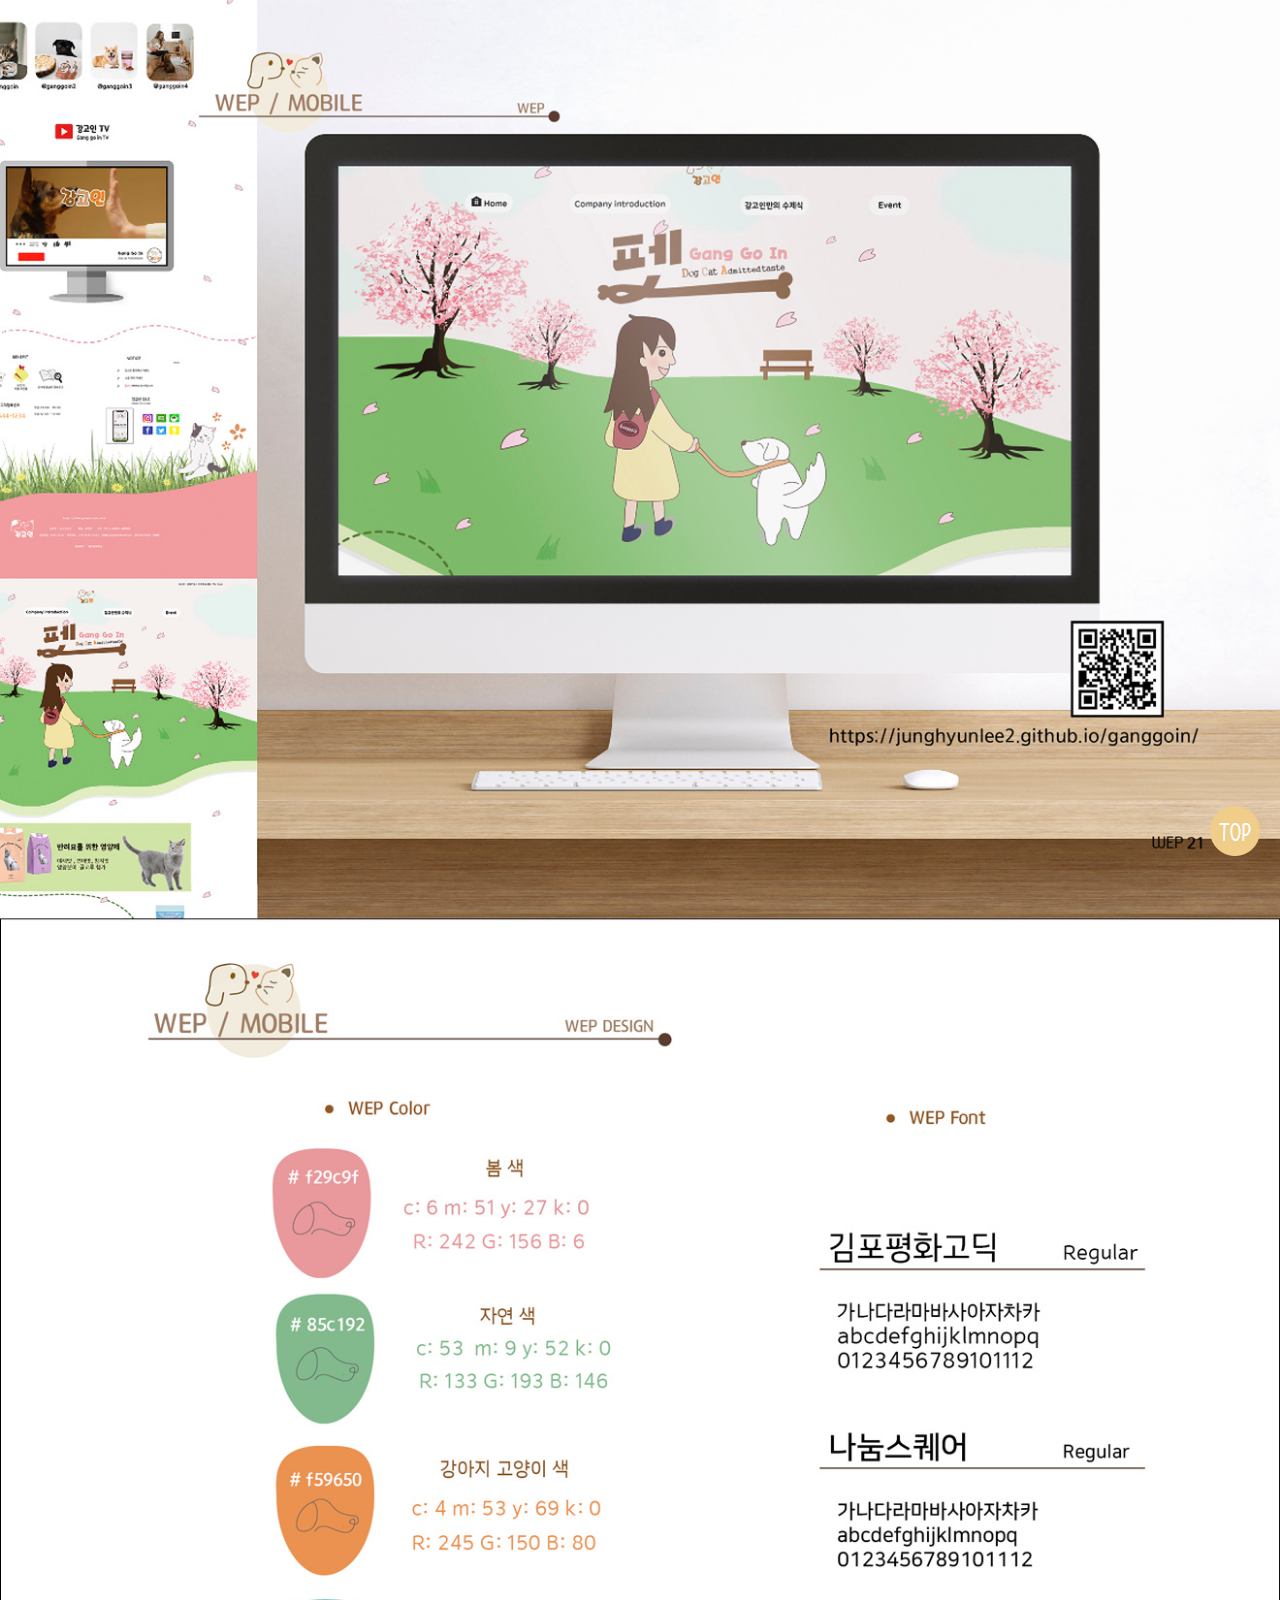
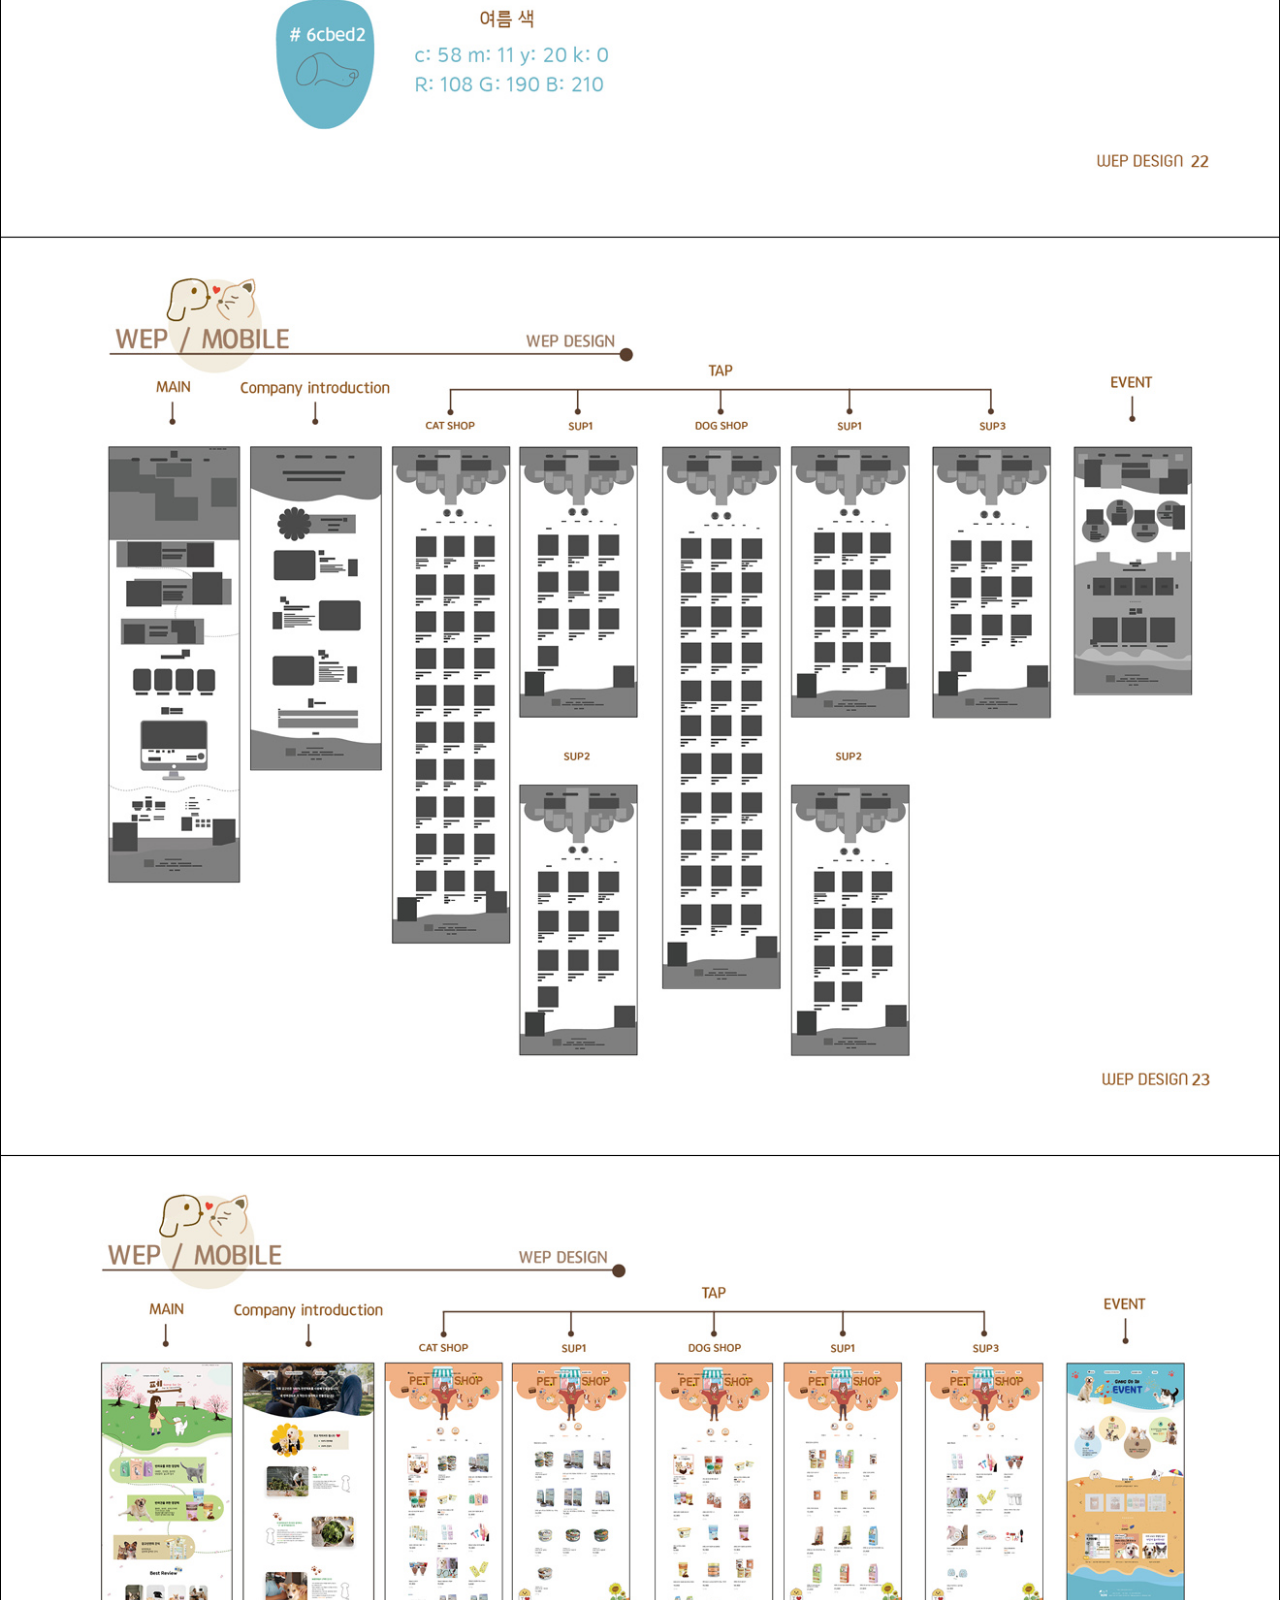
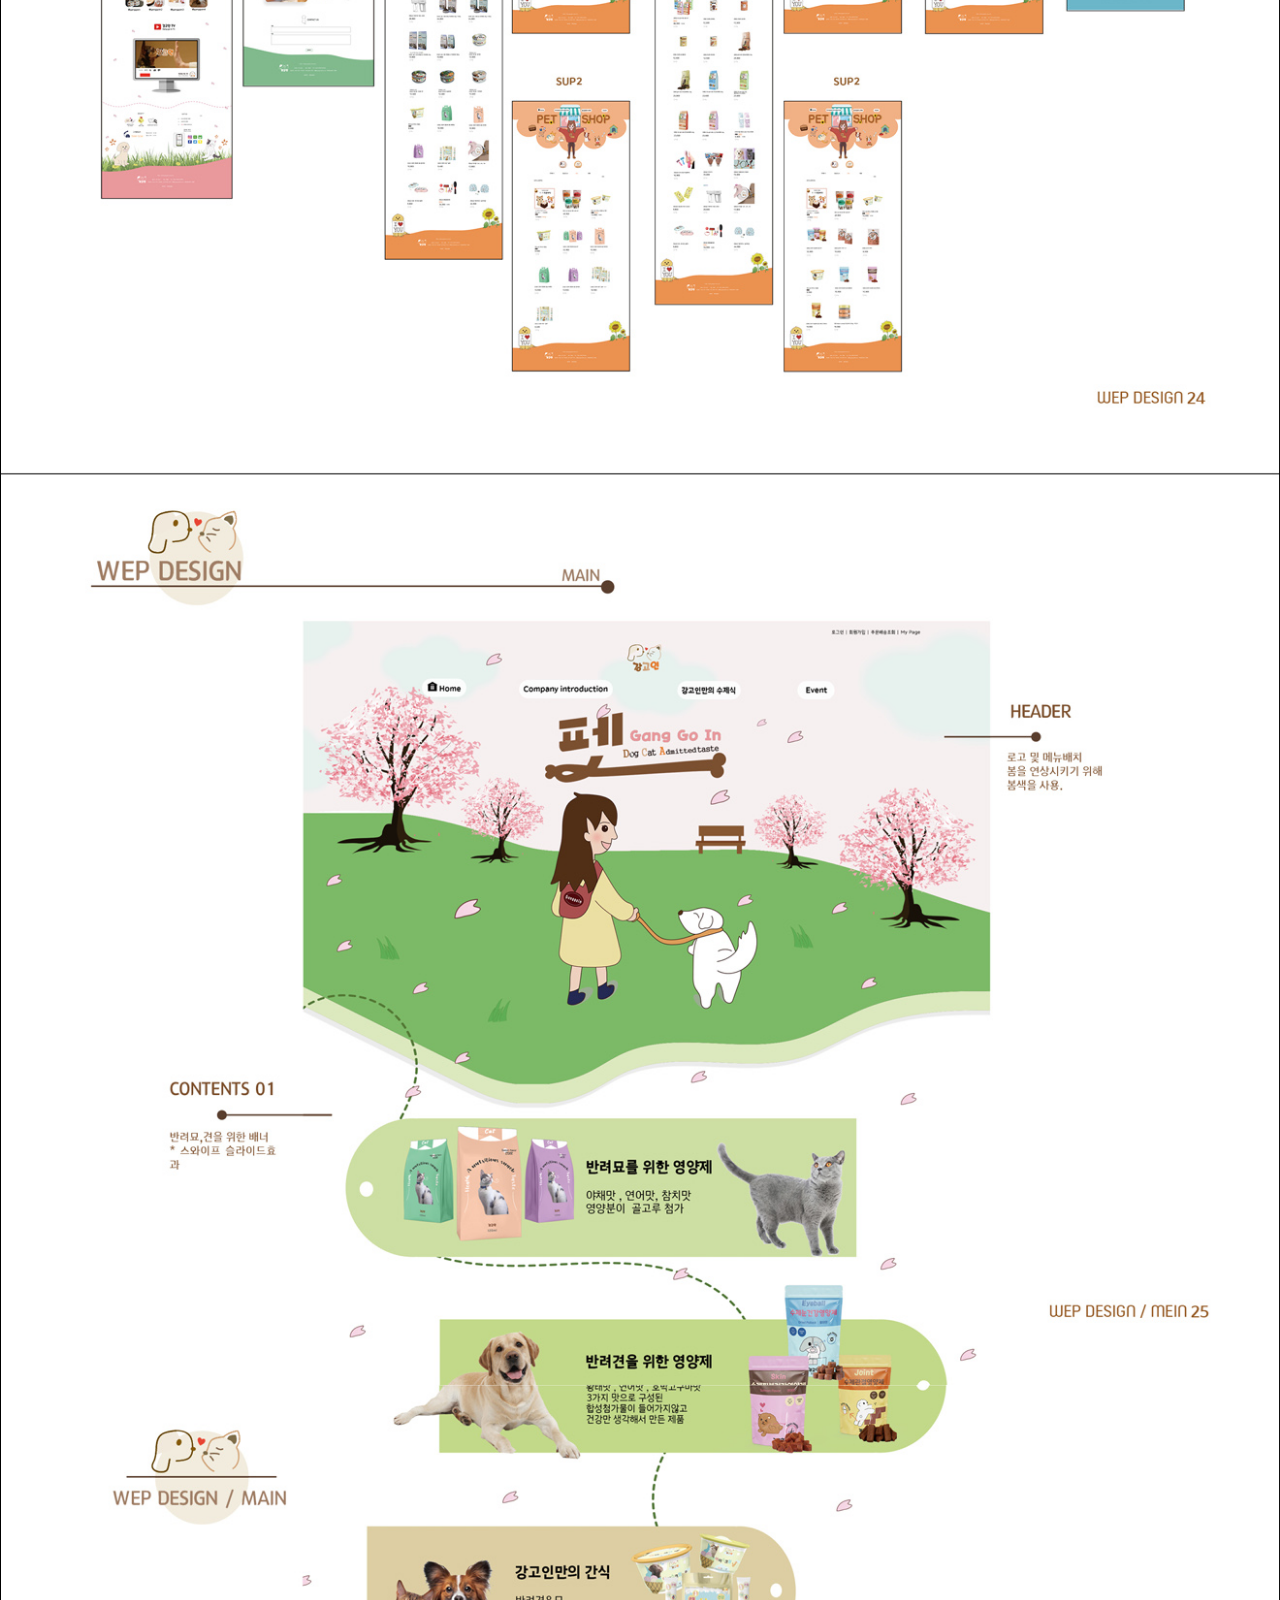
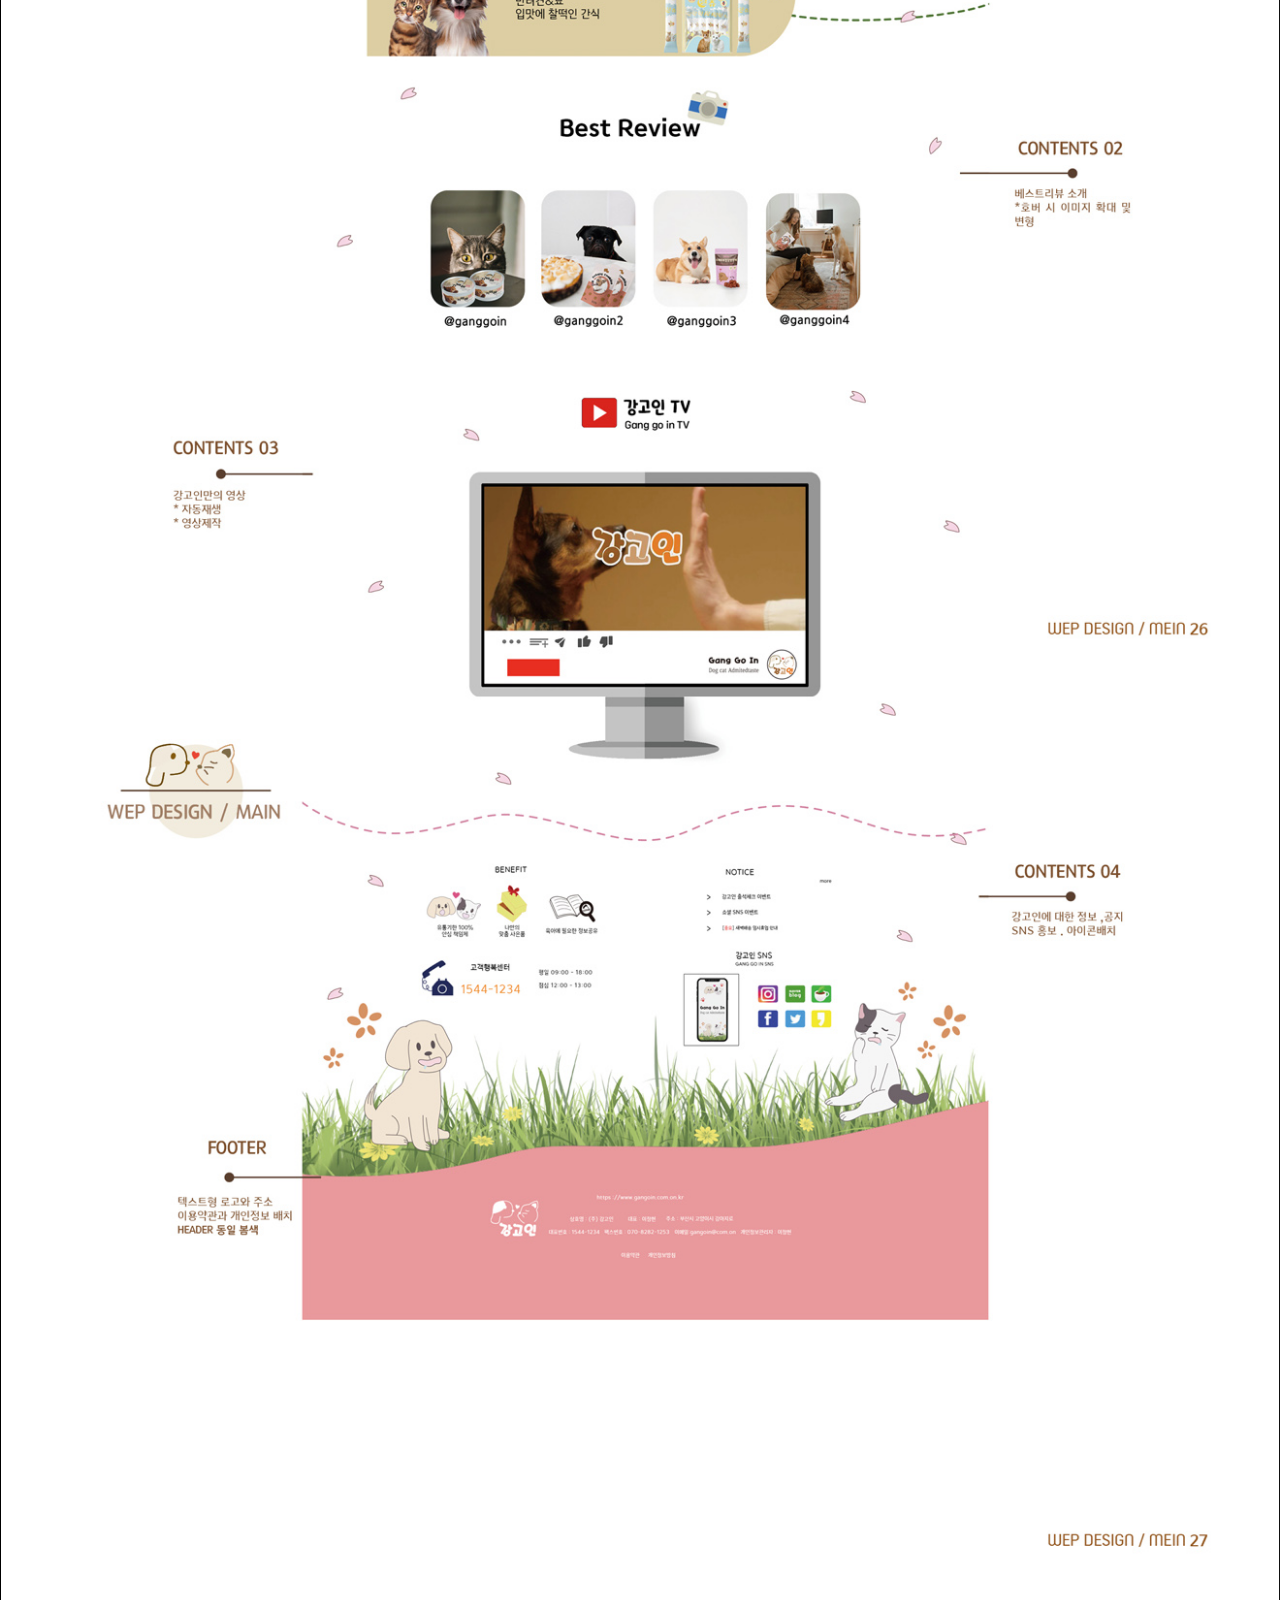
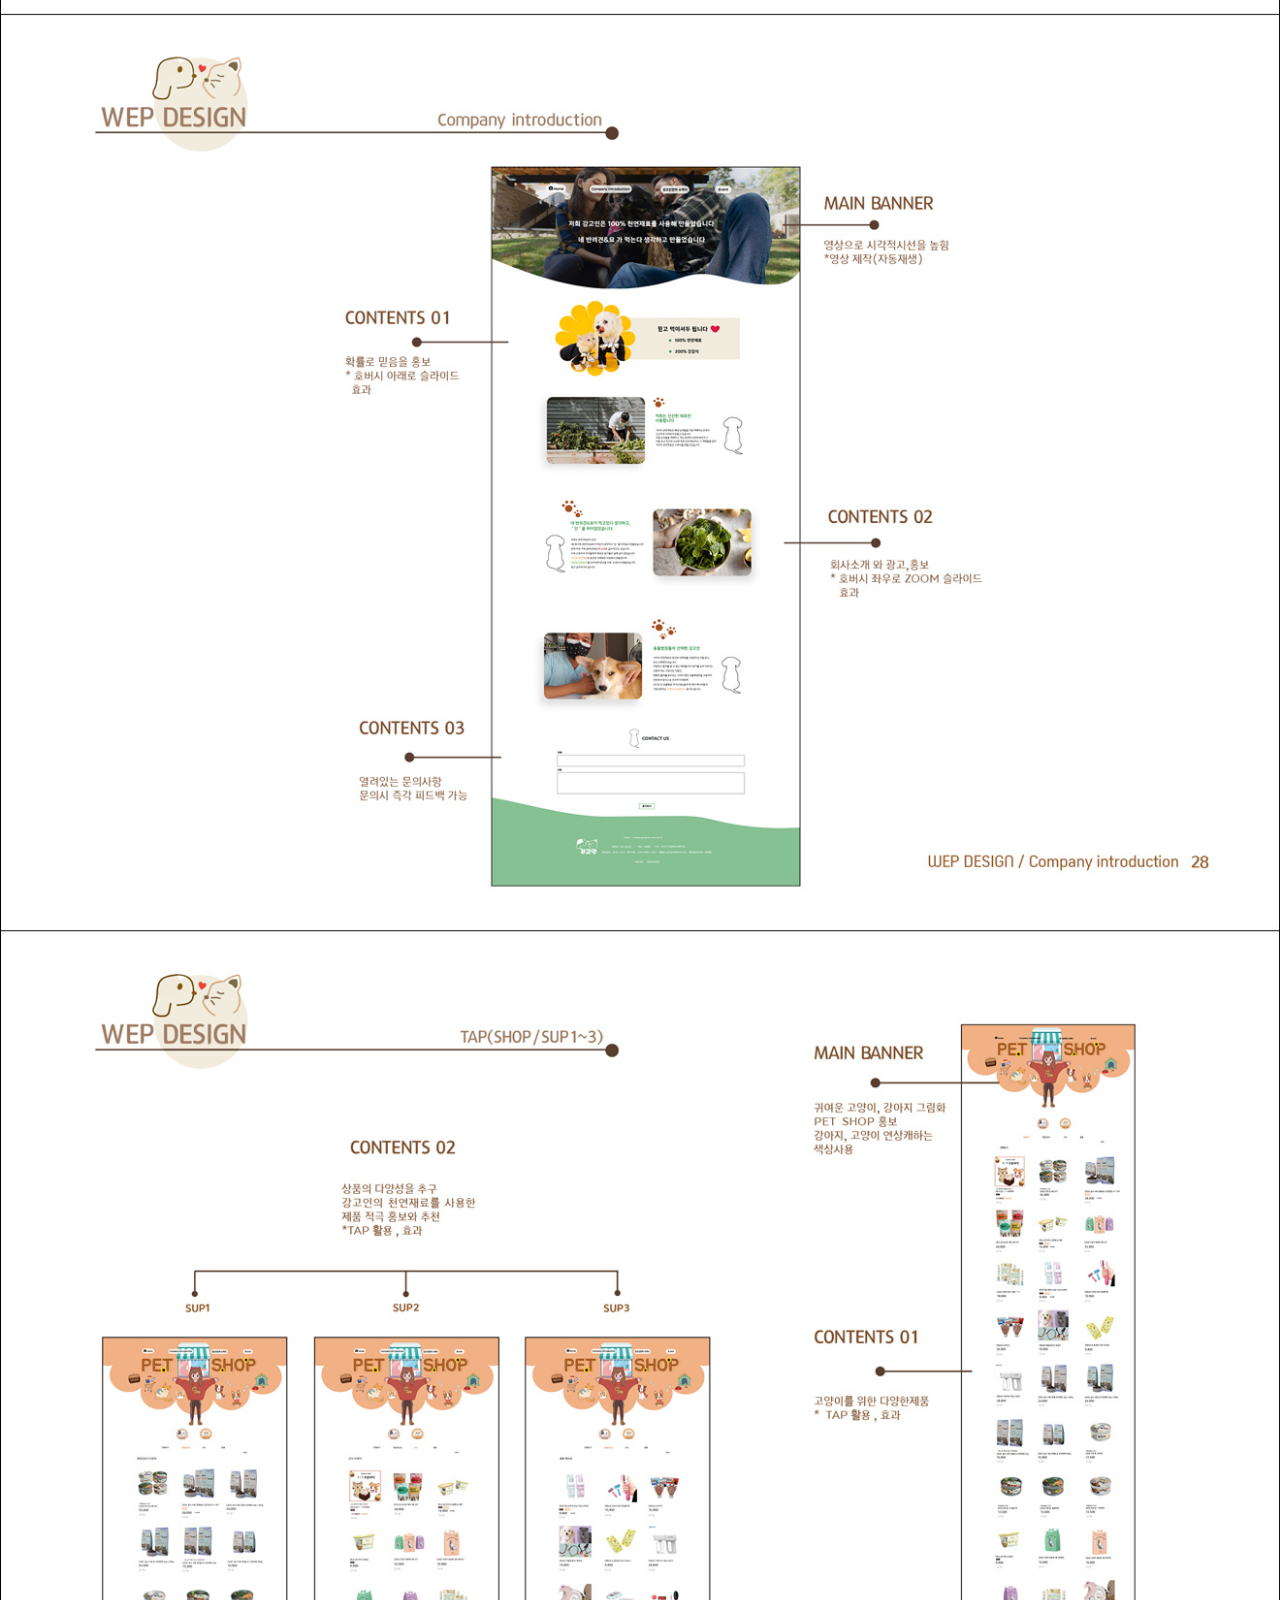
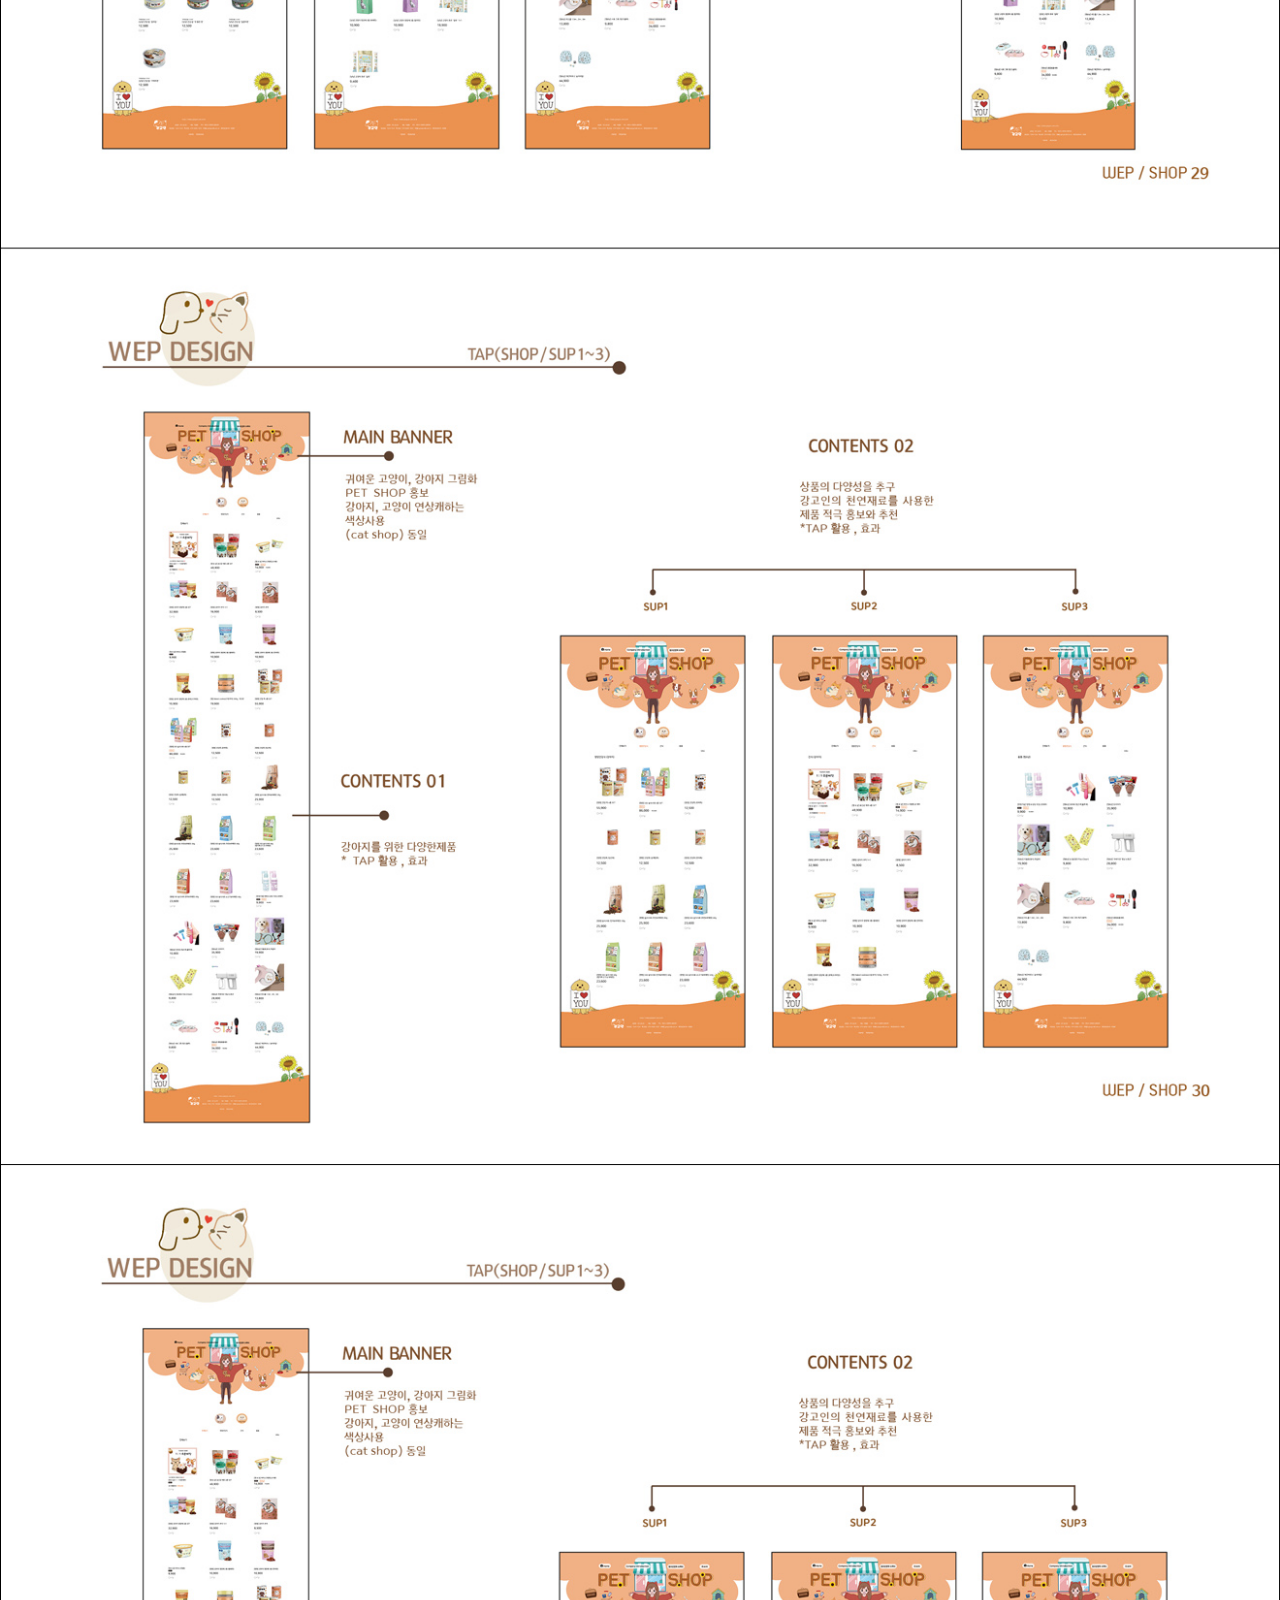
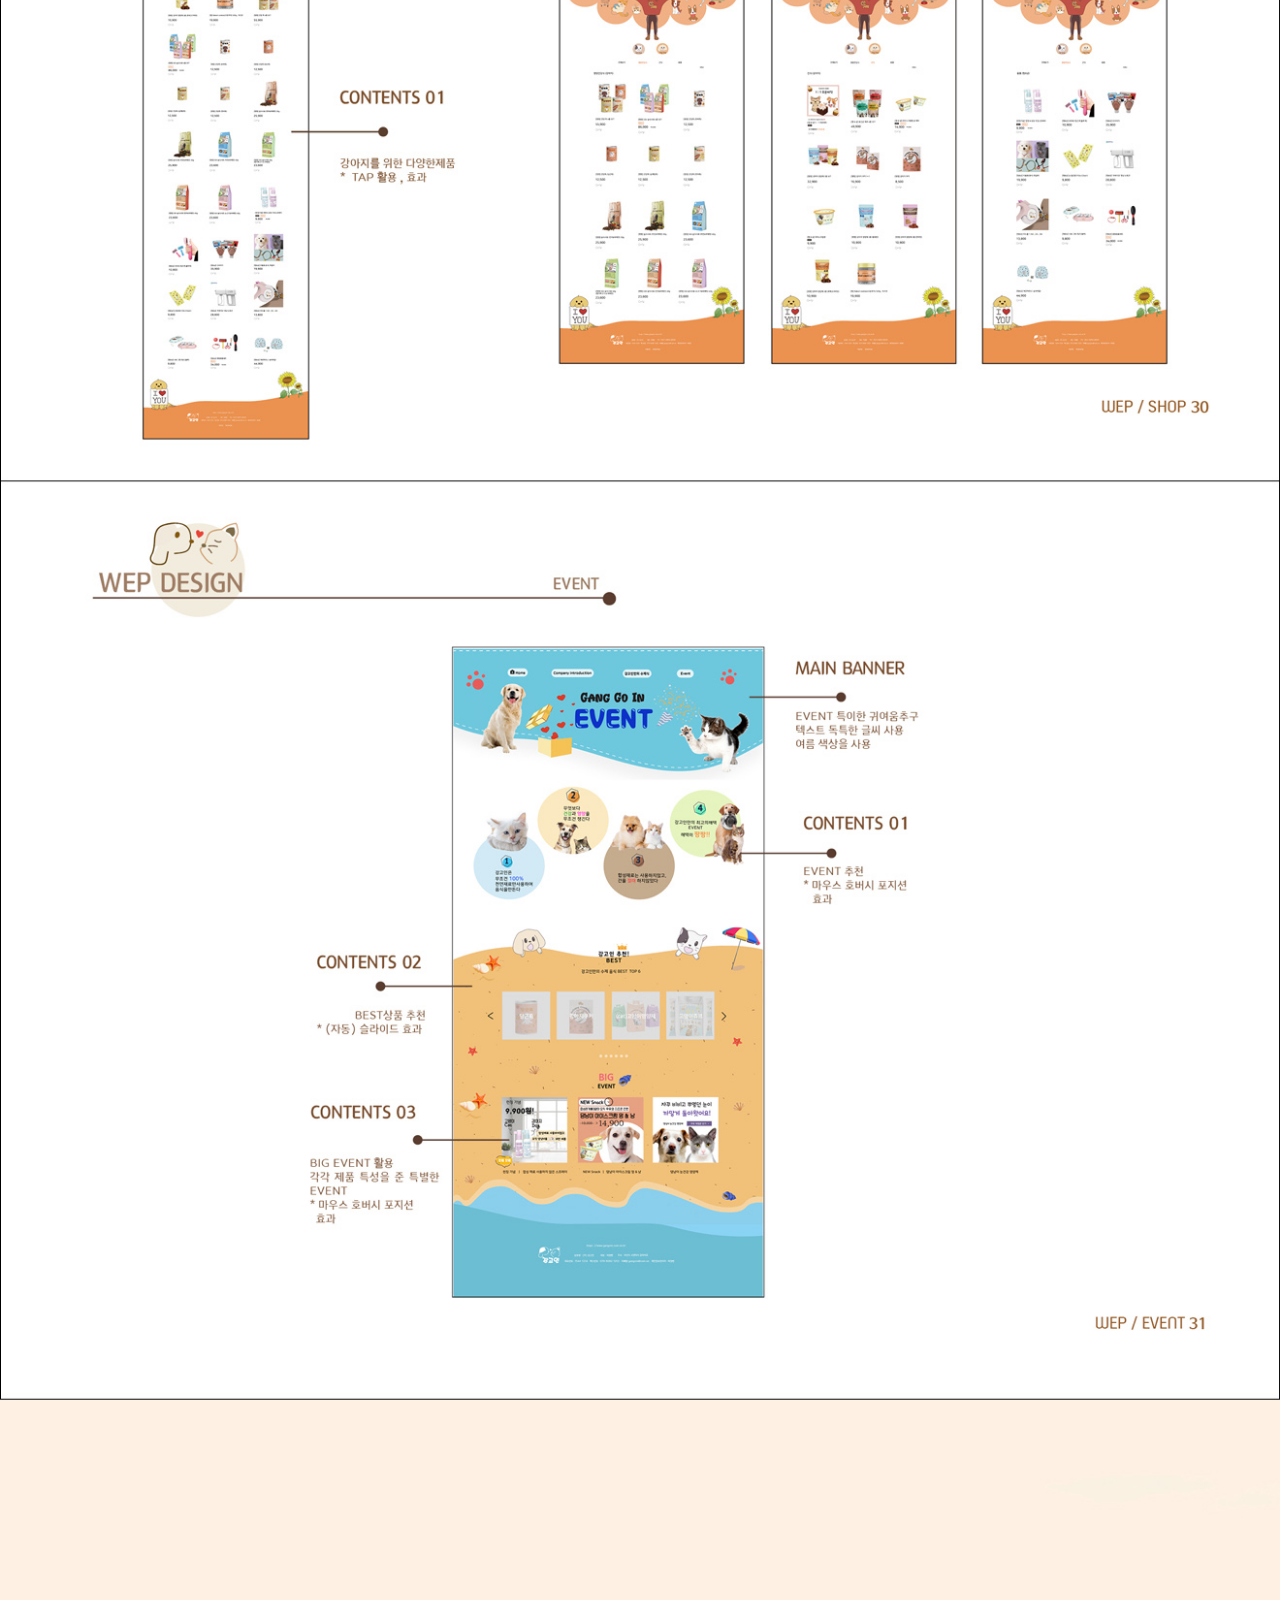
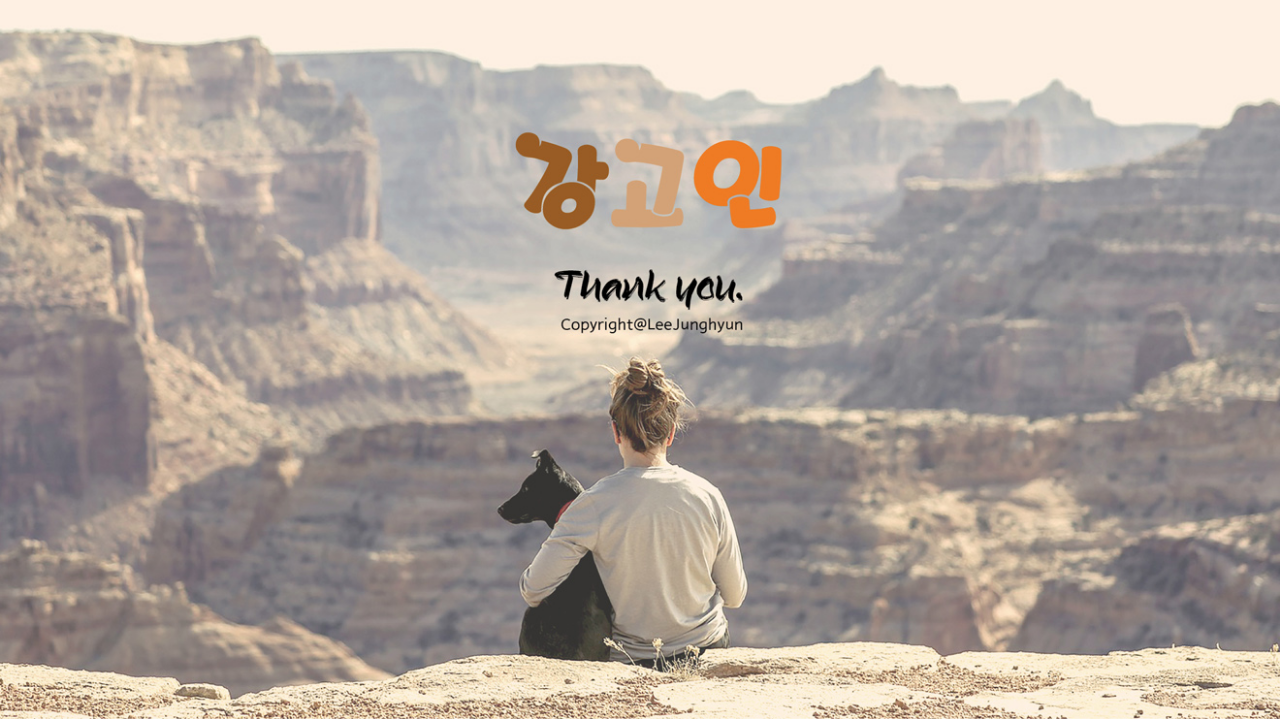
<file: guide/bibx2.html>
<!doctype html>
<html>
	<head>
		<title>Gang Go In portfolio</title>
		<meta charset="utf-8">
		<meta name="viewport" content="width=device-width, initial-scale=1">
		<meta http-equiv="X-UA-Compatible" content="IE=edge">
		<style>
			*{margin:0; padding:0;}
			a{text-decoration:none;
				color:#000;}
			
			.fixed_box{position:fixed;
				bottom:40px;
				right:30px;
				width:40px;}
			#top{
				max-width:1320px;
				margin:0 auto;
			}
			#top img{
				width:100%;
				display: block;
			}
			
		</style>
	</head>
	<body>
		<div id="top">
			<img src="Bximg/BX2.jpg" class="guide1"><!--가이드 이미지 경로 지정하기-->
		</div>
		<div class="fixed_box">
			<a href="#top" class="top_btn" ><!--href부분은 이미지를 감싼 div에 있는 id이름과 동일하게 설정.-->
				<img src="Bximg/top.png" alt="top">
			</a>
		</div>


		<!--이동시 부드럽게 이동시키기 위해 추가한 구문 시작. script쪽 전부 삭제가능.-->
		<script src="https://code.jquery.com/jquery-1.12.4.min.js" integrity="sha256-ZosEbRLbNQzLpnKIkEdrPv7lOy9C27hHQ+Xp8a4MxAQ=" crossorigin="anonymous"></script>
		<script>
			$(function() {
				$('a[href*="#"]:not([href="#"])').click(function() {
				if (location.pathname.replace(/^\//,'') == this.pathname.replace(/^\//,'') && location.hostname == this.hostname) {
				var target = $(this.hash);
				target = target.length ? target : $('[name=' + this.hash.slice(1) +']');
				if (target.length) {
				$('html, body').animate({
				scrollTop: target.offset().top
				}, 500);//움직이는 시간 조정
				return false;
				}
				}
				});
				});
		</script>
		<!--이동시 부드럽게 이동시키기 위해 추가한 구문 끝. 삭제가능.-->
	</body>
</html>
</file>
